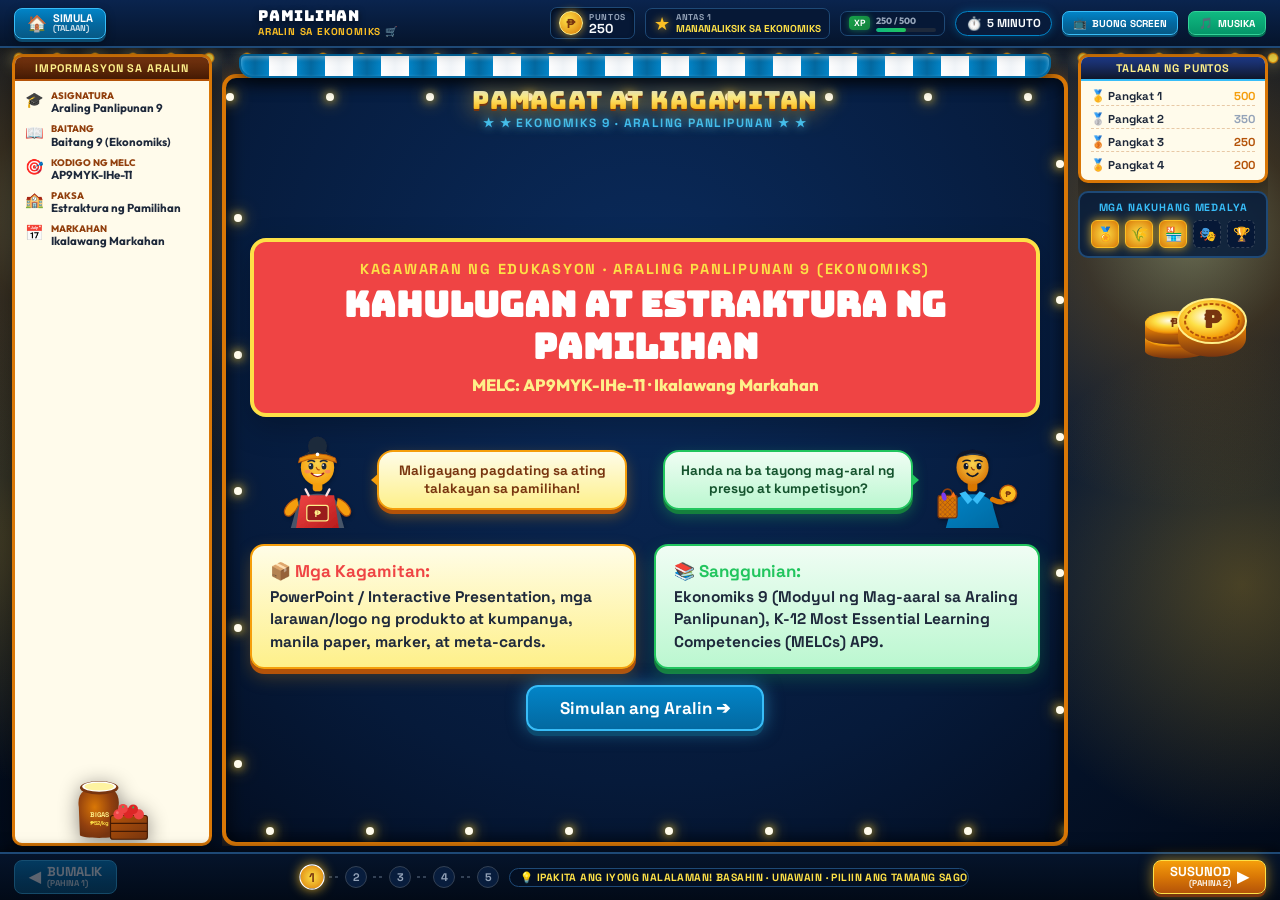
<file: index.html>
<!DOCTYPE html>
<html lang="tl">
<head>
  <meta charset="UTF-8">
  <meta name="viewport" content="width=device-width, initial-scale=1.0">
  <title>Aralin sa Ekonomiks · Kahulugan at Estraktura ng Pamilihan (Baitang 9)</title>
  <meta name="description" content="DepEd Baitang 9 Araling Panlipunan Interaktibong Presentasyon: Kahulugan at Estraktura ng Pamilihan.">

  <!-- Google Fonts: Space Grotesk, Bungee, Outfit -->
  <link rel="preconnect" href="https://fonts.googleapis.com">
  <link rel="preconnect" href="https://fonts.gstatic.com" crossorigin>
  <link href="https://fonts.googleapis.com/css2?family=Bungee&family=Outfit:wght@500;600;700;800;900&family=Space+Grotesk:wght@600;700;800;900&display=swap" rel="stylesheet">

  <!-- Modular Stylesheets -->
  <link rel="stylesheet" href="css/main.css">
  <link rel="stylesheet" href="css/backgrounds.css">
  <link rel="stylesheet" href="css/animations.css">
  <link rel="stylesheet" href="css/components.css">
</head>
<body>

  <!-- App Viewport for letterbox centering -->
  <div id="appViewport">
    <!-- Floating Fullscreen Exit Notice -->
    <div id="fullscreenExitNotice">
      <span>✕ Umalis sa Buong Screen (o pindutin ang Esc)</span>
    </div>

    <!-- Fixed 16:9 Stage Container (1280x720) -->
    <div id="slideStage" class="stage-night-market">
      
      <!-- Hanging Warm Fairy Lights String -->
      <div class="fairy-lights-string"></div>

      <!-- ============================================================
           TOP GAME HUD BAR
           ============================================================ -->
      <header class="game-hud-bar">
        <!-- Home Button -->
        <button class="hud-btn-home" onclick="App.jumpToId('menu')" title="Bumalik sa Talaan ng Aralin">
          <span class="hud-home-icon">🏠</span>
          <div class="hud-home-text">
            <span class="hud-home-main">SIMULA</span>
            <span class="hud-home-sub">(TALAAN)</span>
          </div>
        </button>

        <!-- Marketplace Economics Quest Title Badge -->
        <div class="hud-title-badge">
          <div class="hud-title-text">
            <span class="hud-title-main">PAMILIHAN</span>
            <span class="hud-title-sub">ARALIN SA EKONOMIKS 🛒</span>
          </div>
        </div>

        <!-- HUD Game Stats Widgets -->
        <div class="hud-stats-group">
          <!-- 1. Score Widget -->
          <div class="hud-widget">
            <div class="hud-coin-icon">₱</div>
            <div class="hud-stat-meta">
              <span class="hud-stat-label">PUNTOS</span>
              <span class="hud-stat-value" id="hudScoreVal">250</span>
            </div>
          </div>

          <!-- 2. Level Badge -->
          <div class="hud-level-badge">
            <span class="hud-star-icon">★</span>
            <div class="hud-stat-meta">
              <span class="hud-stat-label">ANTAS <span id="hudLevelNum">1</span></span>
              <span class="hud-level-role">MANANALIKSIK SA EKONOMIKS</span>
            </div>
          </div>

          <!-- 3. XP Progress Bar -->
          <div class="hud-xp-widget">
            <span class="hud-xp-badge">XP</span>
            <div class="hud-stat-meta">
              <div class="hud-xp-meta">
                <span id="hudXpText">250 / 500</span>
              </div>
              <div class="hud-xp-track">
                <div id="hudXpBar" class="hud-xp-bar"></div>
              </div>
            </div>
          </div>

          <!-- 4. Timer Pill -->
          <div class="hud-timer-pill">
            <span class="hud-timer-icon">⏱️</span>
            <span>5 MINUTO</span>
          </div>

          <!-- Fullscreen Toggle -->
          <button class="hud-btn-fs" id="presentModeBtn" title="I-present nang Buong Screen (F)">
            <span>📺</span>
            <span class="hud-fs-label">BUONG SCREEN</span>
          </button>

          <!-- Music Toggle Button -->
          <button class="hud-btn-music" id="musicToggleBtn" onclick="App.toggleMusic()" title="I-on o I-off ang Musika (M)">
            <span id="musicToggleIcon">🎵</span>
            <span class="hud-music-label" id="musicToggleLabel">MUSIKA</span>
          </button>
        </div>
      </header>

      <!-- ============================================================
           MAIN THREE-COLUMN DESK ARENA
           ============================================================ -->
      <main class="game-arena-layout">
        
        <!-- LEFT COLUMN: LESSON INFO TABLET -->
        <aside class="sidebar-tablet-left">
          <div class="tablet-header-tag">
            IMPORMASYON SA ARALIN
          </div>
          <div class="tablet-content-body">
            <div class="tablet-info-row">
              <span class="tablet-icon">🎓</span>
              <div>
                <div class="tablet-label">Asignatura</div>
                <div>Araling Panlipunan 9</div>
              </div>
            </div>
            <div class="tablet-info-row">
              <span class="tablet-icon">📖</span>
              <div>
                <div class="tablet-label">Baitang</div>
                <div>Baitang 9 (Ekonomiks)</div>
              </div>
            </div>
            <div class="tablet-info-row">
              <span class="tablet-icon">🎯</span>
              <div>
                <div class="tablet-label">Kodigo ng MELC</div>
                <div>AP9MYK-IHe-11</div>
              </div>
            </div>
            <div class="tablet-info-row">
              <span class="tablet-icon">🏫</span>
              <div>
                <div class="tablet-label">Paksa</div>
                <div>Estraktura ng Pamilihan</div>
              </div>
            </div>
            <div class="tablet-info-row">
              <span class="tablet-icon">📅</span>
              <div>
                <div class="tablet-label">Markahan</div>
                <div>Ikalawang Markahan</div>
              </div>
            </div>
          </div>
          <!-- Stall Market Prop docked at base of left tablet -->
          <div class="left-market-prop" id="leftMarketPropContainer"></div>
        </aside>

        <!-- CENTER COLUMN: MAIN GAME ARENA & MARQUEE SIGNBOARD -->
        <section class="center-game-arena">
          <!-- 3D Scallop Awning Canopy -->
          <div class="scallop-canopy"></div>

          <!-- Illuminated Marquee Signboard -->
          <div class="marquee-signboard">
            <!-- Glowing Marquee Bulbs Track along Golden Border -->
            <div class="marquee-bulbs-track" id="marqueeBulbsContainer"></div>

            <!-- Dynamic Marquee Header Title -->
            <div class="marquee-header-wrap">
              <div class="marquee-main-title" id="marqueeTitle">PAGTATAYA SA ARALIN!</div>
              <div class="marquee-sub-title" id="marqueeSubtitle">★ ★ PILIIN ANG TAMANG SAGOT! ★ ★</div>
            </div>

            <!-- Dynamic Slide Content Container -->
            <div class="marquee-slide-body" id="slideCanvas">
              <!-- Rendered slides injected dynamically here -->
            </div>
          </div>
        </section>

        <!-- RIGHT COLUMN: LEADERBOARD & COIN STACK -->
        <aside class="sidebar-tablet-right">
          <!-- Leaderboard Tablet -->
          <div class="leaderboard-tablet">
            <div class="tablet-header-tag leaderboard-header-tag">
              TALAAN NG PUNTOS
            </div>
            <div class="leaderboard-list" id="leaderboardList">
              <div class="lb-row">
                <span>🥇 Pangkat 1</span>
                <span class="lb-score-gold" id="lbScore1">500</span>
              </div>
              <div class="lb-row">
                <span>🥈 Pangkat 2</span>
                <span class="lb-score-silver" id="lbScore2">350</span>
              </div>
              <div class="lb-row">
                <span>🥉 Pangkat 3</span>
                <span class="lb-score-bronze" id="lbScore3">250</span>
              </div>
              <div class="lb-row">
                <span>🏅 Pangkat 4</span>
                <span class="lb-score-bronze" id="lbScore4">200</span>
              </div>
            </div>
          </div>

          <!-- Badges Earned Container -->
          <div class="badges-container">
            <div class="badges-header">MGA NAKUHANG MEDALYA</div>
            <div class="badge-slots-row">
              <div class="badge-slot earned" title="Kampeon sa Pagsusuri">🏅</div>
              <div class="badge-slot earned" title="Dalubhasa sa Pag-uuri">🌾</div>
              <div class="badge-slot earned" title="Mananaliksik sa Pamilihan">🏪</div>
              <div class="badge-slot" title="Mahusay sa Dula-dulaan">🎭</div>
              <div class="badge-slot" title="Henyo sa Pagsusulit">🏆</div>
            </div>
          </div>

          <!-- 3D Stack of Golden ₱ Coins with Ambient Glow -->
          <div class="coin-stack-container" id="coinStackWrap"></div>
        </aside>

      </main>

      <!-- ============================================================
           BOTTOM CONTROL BAR & CHUNKY 3D ARCADE BUTTONS
           ============================================================ */ -->
      <footer class="bottom-arcade-bar">
        <!-- Chunky Blue Back Button -->
        <button class="btn-arcade-blue" id="prevBtn" onclick="App.prevSlide()">
          <span class="btn-arcade-arrow">◀</span>
          <div class="btn-arcade-col-left">
            <span>BUMALIK</span>
            <span class="btn-arcade-page-back" id="backPageLabel">(PAHINA 1)</span>
          </div>
        </button>

        <!-- Bottom Center Stepper & Glowing Marquee Ticker -->
        <div class="bottom-center-stepper">
          <!-- Stepper Nodes (1 to 5) -->
          <div class="stepper-nodes-row">
            <div class="step-node active" id="stepNode-1">1</div>
            <div class="step-connector"></div>
            <div class="step-node" id="stepNode-2">2</div>
            <div class="step-connector"></div>
            <div class="step-node" id="stepNode-3">3</div>
            <div class="step-connector"></div>
            <div class="step-node" id="stepNode-4">4</div>
            <div class="step-connector"></div>
            <div class="step-node" id="stepNode-5">5</div>
          </div>

          <!-- Glowing Marquee Ticker -->
          <div class="bottom-ticker-wrap">
            <span>💡 IPAKITA ANG IYONG NALALAMAN! BASAHIN · UNAWAIN · PILIIN ANG TAMANG SAGOT!</span>
          </div>
        </div>

        <!-- Glowing Golden-Amber Next Button -->
        <button class="btn-arcade-gold" id="nextBtn" onclick="App.nextSlide()">
          <div class="btn-arcade-col-right">
            <span>SUSUNOD</span>
            <span class="btn-arcade-page-next" id="nextPageLabel">(PAHINA 2)</span>
          </div>
          <span class="btn-arcade-arrow">▶</span>
        </button>
      </footer>

    </div>
  </div>

  <!-- Draggable Ghost for Pointer DnD -->
  <div id="dragGhost"></div>

  <!-- Game Background Music & SFX (Interactive Games Only) -->
  <audio id="gameBgmAudio" loop preload="auto">
    <source src="audio/game-bgm.mp3" type="audio/mpeg">
    <source src="audio/game-bgm.webm" type="audio/webm">
  </audio>
  <audio id="gameBgmQuizAudio" loop preload="auto">
    <source src="audio/game-bgm-2.mp3" type="audio/mpeg">
    <source src="audio/game-bgm-2.webm" type="audio/webm">
  </audio>
  <audio id="gameSfxAudio" preload="auto">
    <source src="audio/game-sfx.mp3" type="audio/mpeg">
    <source src="audio/game-sfx.webm" type="audio/webm">
  </audio>
  <audio id="gameWrongAudio" preload="auto">
    <source src="audio/game-wrong.mp3" type="audio/mpeg">
    <source src="audio/game-wrong.webm" type="audio/webm">
  </audio>

  <!-- Modular Scripts -->
  <script src="js/data.js"></script>
  <script src="js/mascots.js"></script>
  <script src="js/stage.js"></script>
  <script src="js/dnd.js"></script>
  <script src="js/slides.js"></script>
  <script src="js/app.js"></script>
</body>
</html>
</file>
<file: css/main.css>
/* ============================================================
   MARKETPLACE ECONOMICS QUEST — CORE DESIGN SYSTEM
   Arcade / Game UI with Glowing Marquee & 3D Elements
   Fixed 16:9 Stage (1280x720) with Responsive Auto-Scaler
   ============================================================ */

:root {
  /* Arcade Midnight Palette */
  --bg-dark-deep: #020A17;
  --bg-dark-mid: #051833;
  --bg-dark-blue: #0A2852;
  --bg-navy-panel: #071D3D;
  --bg-glass-card: rgba(10, 36, 75, 0.85);

  /* Glowing Neon Accents */
  --glow-gold: #FBBF24;
  --glow-gold-bright: #FDE047;
  --glow-gold-dark: #B45309;
  --glow-gold-shadow: 0 0 16px rgba(251, 191, 36, 0.65), 0 0 32px rgba(217, 119, 6, 0.4);
  
  --glow-blue: #38BDF8;
  --glow-blue-bright: #7DD3FC;
  --glow-blue-shadow: 0 0 16px rgba(56, 189, 248, 0.65), 0 0 30px rgba(2, 132, 199, 0.4);

  --glow-green: #22C55E;
  --glow-green-shadow: 0 0 14px rgba(34, 197, 94, 0.7);

  --glow-red: #EF4444;
  --glow-red-shadow: 0 0 14px rgba(239, 68, 68, 0.7);

  /* Marquee Gold Border & Bulbs */
  --marquee-border: #D97706;
  --marquee-gold-light: #FEF08A;
  --bulb-on: #FFFBEB;
  --bulb-glow: 0 0 10px #FDE047, 0 0 18px #F59E0B;

  /* Parchment Tablet */
  --parchment-bg: #FFFBEB;
  --parchment-border: #D97706;
  --parchment-shadow: 0 10px 25px rgba(0, 0, 0, 0.45);
  --parchment-text: #1E293B;

  /* 3D Button Shadows */
  --btn-blue-face: linear-gradient(180deg, #0284C7 0%, #0369A1 50%, #075985 100%);
  --btn-blue-edge: #0C4A6E;
  --btn-gold-face: linear-gradient(180deg, #F59E0B 0%, #D97706 50%, #B45309 100%);
  --btn-gold-edge: #78350F;

  /* Classroom & Palengke Accents */
  --market-red: #EF4444;
  --market-red-dark: #B91C1C;
  --market-green: #22C55E;
  --market-green-light: #DCFCE7;
  --market-green-dark: #15803D;
  --market-gold: #F59E0B;
  --market-yellow: #FDE047;
  --slate-board: #0F172A;
  --slate-board-deep: #020617;
  --chalk-white: #F8FAFC;
  --ink: #F8FAFC;
  --ink-muted: #94A3B8;

  /* Stage Dimensions */
  --stage-width: 1280px;
  --stage-height: 720px;
}

*, *::before, *::after {
  box-sizing: border-box;
  margin: 0;
  padding: 0;
}

html, body {
  width: 100%;
  height: 100%;
  overflow: hidden;
  background: #020610;
  font-family: 'Outfit', -apple-system, BlinkMacSystemFont, sans-serif;
  color: #F8FAFC;
  -webkit-font-smoothing: antialiased;
}

/* Floating Fullscreen Exit Notice (Fixed top-right, never occupies layout flow) */
#fullscreenExitNotice {
  position: fixed;
  top: 14px;
  right: 18px;
  background: rgba(15, 23, 42, 0.92);
  border: 1.5px solid rgba(255, 255, 255, 0.25);
  color: #F8FAFC;
  font-family: 'Space Grotesk', sans-serif;
  font-size: 11.5px;
  font-weight: 800;
  padding: 6px 14px;
  border-radius: 999px;
  -webkit-backdrop-filter: blur(8px);
  backdrop-filter: blur(8px);
  cursor: pointer;
  display: none;
  z-index: 99999;
  box-shadow: 0 4px 16px rgba(0, 0, 0, 0.6);
  transition: background 0.2s ease, transform 0.2s ease;
}

#fullscreenExitNotice:hover {
  background: #DC2626;
  border-color: #EF4444;
  transform: translateY(-1px);
}

/* App Viewport Container (True Fluid Web View) */
#appViewport {
  width: 100vw;
  height: 100vh;
  display: flex;
  flex-direction: column;
  background: #020610;
  overflow: hidden;
  position: relative;
}

/* Fluid Responsive Stage Container (Adapts to Web & Fullscreen) */
#slideStage {
  width: 100%;
  height: 100%;
  max-width: 100vw;
  max-height: 100vh;
  flex: 1;
  min-height: 0;
  position: relative;
  margin: 0 auto;
  box-shadow: none;
  overflow: hidden;
  display: flex;
  flex-direction: column;
  background: radial-gradient(circle at 50% 30%, #0B254E 0%, #05152F 60%, #020A18 100%);
  border-radius: 0;
  transform: none;
}

/* ============================================================
   TOP GAME HUD BAR (Slim 48px)
   ============================================================ */
.game-hud-bar {
  height: 48px;
  min-height: 48px;
  max-height: 48px;
  background: linear-gradient(180deg, #0A244E 0%, #05142B 100%);
  border-bottom: 2px solid #1E4976;
  box-shadow: 0 2px 14px rgba(0, 0, 0, 0.5);
  display: flex;
  align-items: center;
  justify-content: space-between;
  padding: 0 14px;
  z-index: 100;
  position: relative;
  flex-shrink: 0;
}

/* 3D Glossy Blue Home Menu Button */
.hud-btn-home {
  background: var(--btn-blue-face);
  color: #FFFFFF;
  border: 1.5px solid #38BDF8;
  border-radius: 8px;
  padding: 4px 12px;
  font-family: 'Space Grotesk', sans-serif;
  font-size: 12px;
  font-weight: 800;
  display: flex;
  align-items: center;
  gap: 6px;
  cursor: pointer;
  box-shadow: 0 3px 0 var(--btn-blue-edge), 0 4px 10px rgba(0, 0, 0, 0.4);
  transition: transform 0.1s ease, box-shadow 0.1s ease;
}

.hud-btn-home:hover {
  transform: translateY(-1px);
  box-shadow: 0 4px 0 var(--btn-blue-edge), 0 0 12px rgba(56, 189, 248, 0.4);
}

.hud-btn-home:active {
  transform: translateY(2px);
  box-shadow: 0 1px 0 var(--btn-blue-edge);
}

.hud-home-icon {
  font-size: 16px;
}

.hud-home-text {
  display: flex;
  flex-direction: column;
  align-items: flex-start;
  line-height: 1;
}

.hud-home-main {
  font-size: 11px;
  font-weight: 900;
}

.hud-home-sub {
  font-size: 8.5px;
  opacity: 0.8;
}

/* HUD Marketplace Quest Title Badge */
.hud-title-badge {
  display: flex;
  align-items: center;
  gap: 8px;
}

.hud-title-text {
  display: flex;
  flex-direction: column;
}

.hud-title-main {
  font-family: 'Bungee', Impact, sans-serif;
  font-size: 15px;
  color: #FFFFFF;
  letter-spacing: 0.05em;
  text-shadow: 0 2px 6px rgba(0, 0, 0, 0.6);
  line-height: 1.1;
}

.hud-title-sub {
  font-family: 'Space Grotesk', sans-serif;
  font-size: 10px;
  font-weight: 800;
  color: #FBBF24;
  letter-spacing: 0.08em;
  text-transform: uppercase;
}

/* HUD Game Stats Widgets */
.hud-stats-group {
  display: flex;
  align-items: center;
  gap: 10px;
}

/* 1. Score Widget */
.hud-widget {
  background: #061836;
  border: 1.5px solid #1E4976;
  border-radius: 7px;
  padding: 3px 8px;
  display: flex;
  align-items: center;
  gap: 6px;
  box-shadow: inset 0 2px 4px rgba(0, 0, 0, 0.5);
}

.hud-coin-icon {
  width: 24px;
  height: 24px;
  border-radius: 50%;
  background: radial-gradient(circle at 35% 35%, #FDE047, #D97706);
  border: 1.5px solid #FEF08A;
  display: flex;
  align-items: center;
  justify-content: center;
  font-family: 'Space Grotesk', sans-serif;
  font-size: 13px;
  font-weight: 900;
  color: #78350F;
  box-shadow: 0 0 8px rgba(251, 191, 36, 0.7);
}

.hud-stat-meta {
  display: flex;
  flex-direction: column;
}

.hud-stat-label {
  font-family: 'Space Grotesk', sans-serif;
  font-size: 8.5px;
  font-weight: 800;
  color: #94A3B8;
  letter-spacing: 0.08em;
  text-transform: uppercase;
}

.hud-stat-value {
  font-family: 'Space Grotesk', monospace;
  font-size: 13px;
  font-weight: 900;
  color: #F8FAFC;
  line-height: 1;
}

/* 2. Level Badge */
.hud-level-badge {
  display: flex;
  align-items: center;
  gap: 6px;
  background: #061836;
  border: 1.5px solid #1E4976;
  border-radius: 7px;
  padding: 3px 8px;
}

.hud-star-icon {
  font-size: 18px;
  color: #FBBF24;
  text-shadow: 0 0 8px rgba(251, 191, 36, 0.8);
}

.hud-level-role {
  font-family: 'Space Grotesk', sans-serif;
  font-size: 10px;
  font-weight: 900;
  color: #FDE047;
}

/* 3. XP Progress Bar */
.hud-xp-widget {
  display: flex;
  align-items: center;
  gap: 6px;
  background: #061836;
  border: 1.5px solid #1E4976;
  border-radius: 7px;
  padding: 3px 8px;
}

.hud-xp-badge {
  background: linear-gradient(135deg, #16A34A, #15803D);
  color: #FFFFFF;
  font-family: 'Space Grotesk', sans-serif;
  font-size: 9px;
  font-weight: 900;
  padding: 1px 5px;
  border-radius: 4px;
  box-shadow: 0 0 6px rgba(34, 197, 94, 0.5);
}

.hud-xp-meta {
  display: flex;
  justify-content: space-between;
  font-size: 9px;
  font-weight: 800;
  color: #94A3B8;
  margin-bottom: 2px;
}

.hud-xp-track {
  width: 60px;
  height: 4px;
  background: #1E293B;
  border-radius: 999px;
  overflow: hidden;
}

.hud-xp-bar {
  height: 100%;
  width: 50%;
  background: linear-gradient(90deg, #10B981, #22C55E);
  border-radius: 999px;
  transition: width 0.3s ease;
}

/* 4. Timer Pill */
.hud-timer-pill {
  background: #081B3B;
  border: 1.5px solid #0284C7;
  border-radius: 999px;
  padding: 3px 10px;
  display: flex;
  align-items: center;
  gap: 5px;
  font-family: 'Space Grotesk', sans-serif;
  font-size: 11.5px;
  font-weight: 800;
  color: #F8FAFC;
  box-shadow: 0 0 8px rgba(2, 132, 199, 0.4);
}

.hud-timer-icon {
  font-size: 13px;
}

/* Fullscreen Button */
.hud-btn-fs {
  background: var(--btn-blue-face);
  color: #FFFFFF;
  border: 1.5px solid #38BDF8;
  border-radius: 7px;
  padding: 4px 10px;
  font-family: 'Space Grotesk', sans-serif;
  font-size: 11px;
  font-weight: 800;
  cursor: pointer;
  display: flex;
  align-items: center;
  gap: 5px;
  box-shadow: 0 2px 0 var(--btn-blue-edge);
}

.hud-fs-label {
  font-size: 10px;
  font-weight: 900;
}

.hud-btn-fs:hover {
  transform: translateY(-1px);
  box-shadow: 0 3px 0 var(--btn-blue-edge), 0 0 10px rgba(56, 189, 248, 0.5);
}

/* Music Toggle Button */
.hud-btn-music {
  background: linear-gradient(180deg, #10B981 0%, #059669 100%);
  color: #FFFFFF;
  border: 1.5px solid #34D399;
  border-radius: 7px;
  padding: 4px 10px;
  font-family: 'Space Grotesk', sans-serif;
  font-size: 11px;
  font-weight: 800;
  cursor: pointer;
  display: flex;
  align-items: center;
  gap: 5px;
  box-shadow: 0 2px 0 #047857;
  transition: all 0.2s ease;
}

.hud-btn-music.is-muted {
  background: linear-gradient(180deg, #64748B 0%, #475569 100%);
  border-color: #94A3B8;
  box-shadow: 0 2px 0 #334155;
  opacity: 0.85;
}

.hud-btn-music.is-playing {
  animation: hudMusicPulse 2s infinite ease-in-out;
}

@keyframes hudMusicPulse {
  0%, 100% { box-shadow: 0 2px 0 #047857, 0 0 8px rgba(52, 211, 153, 0.4); }
  50% { box-shadow: 0 2px 0 #047857, 0 0 16px rgba(52, 211, 153, 0.85); }
}

.hud-btn-music:hover {
  transform: translateY(-1px);
  box-shadow: 0 3px 0 #047857, 0 0 10px rgba(52, 211, 153, 0.6);
}

.hud-music-label {
  font-size: 10px;
  font-weight: 900;
}

/* ============================================================
   MAIN GAME ARENA GRID (THREE-COLUMN DESK LAYOUT)
   ============================================================ */
.game-arena-layout {
  flex: 1;
  min-height: 0;
  display: grid;
  grid-template-columns: 200px 1fr 190px;
  gap: 10px;
  padding: 6px 12px;
  overflow: hidden;
  position: relative;
  z-index: 10;
}

/* Left Sidebar: Lesson Info Parchment Tablet */
.sidebar-tablet-left {
  background: var(--parchment-bg);
  border: 3px solid var(--parchment-border);
  border-radius: 10px;
  box-shadow: var(--parchment-shadow);
  display: flex;
  flex-direction: column;
  overflow: hidden;
  position: relative;
}

.tablet-header-tag {
  background: linear-gradient(180deg, #78350F 0%, #451A03 100%);
  color: #FEF08A;
  border-bottom: 2px solid #B45309;
  text-align: center;
  padding: 4px 8px;
  font-family: 'Space Grotesk', sans-serif;
  font-size: 11px;
  font-weight: 900;
  letter-spacing: 0.08em;
  text-transform: uppercase;
}

.tablet-content-body {
  padding: 8px 10px;
  display: flex;
  flex-direction: column;
  gap: 6px;
  font-size: 11.5px;
  font-weight: 700;
  color: var(--parchment-text);
  line-height: 1.3;
}

.tablet-info-row {
  display: flex;
  gap: 7px;
  align-items: flex-start;
}

.tablet-icon {
  font-size: 15px;
  flex-shrink: 0;
  margin-top: 1px;
}

.tablet-label {
  font-size: 9.5px;
  font-weight: 800;
  color: #92400E;
  text-transform: uppercase;
}

/* Right Sidebar: Leaderboard Tablet & Coin Stack */
.sidebar-tablet-right {
  display: flex;
  flex-direction: column;
  gap: 8px;
  overflow: hidden;
}

.leaderboard-tablet {
  background: var(--parchment-bg);
  border: 3px solid var(--parchment-border);
  border-radius: 10px;
  box-shadow: var(--parchment-shadow);
  overflow: hidden;
  display: flex;
  flex-direction: column;
}

.leaderboard-list {
  padding: 6px 10px;
  display: flex;
  flex-direction: column;
  gap: 4px;
  font-family: 'Space Grotesk', sans-serif;
  font-size: 11.5px;
  font-weight: 800;
  color: var(--parchment-text);
}

.lb-row {
  display: flex;
  align-items: center;
  justify-content: space-between;
  padding: 2px 0;
  border-bottom: 1px dashed rgba(180, 83, 9, 0.3);
}
.lb-row:last-child {
  border-bottom: none;
}

.leaderboard-header-tag {
  background: linear-gradient(180deg, #1E3A8A 0%, #0F172A 100%);
  color: #FEF08A;
  border-bottom: 2px solid #38BDF8;
}

.lb-score-gold {
  color: #F59E0B;
}

.lb-score-silver {
  color: #94A3B8;
}

.lb-score-bronze {
  color: #B45309;
}

/* 3D Stack of Golden ₱ Coins */
.coin-stack-container {
  display: flex;
  align-items: center;
  justify-content: flex-end;
  padding-right: 8px;
  position: relative;
}

.coin-stack-img {
  width: 90px;
  height: auto;
  filter: drop-shadow(0 6px 12px rgba(251, 191, 36, 0.45));
}

/* Badges Earned Container */
.badges-container {
  background: rgba(7, 29, 61, 0.85);
  border: 2px solid #1E4976;
  border-radius: 10px;
  padding: 8px 10px;
  display: flex;
  flex-direction: column;
  gap: 6px;
}

.badges-header {
  font-family: 'Space Grotesk', sans-serif;
  font-size: 10.5px;
  font-weight: 900;
  color: #38BDF8;
  letter-spacing: 0.08em;
  text-align: center;
  text-transform: uppercase;
}

.badge-slots-row {
  display: flex;
  justify-content: center;
  gap: 6px;
}

.badge-slot {
  width: 28px;
  height: 28px;
  border-radius: 6px;
  background: #061836;
  border: 1.5px dashed #334155;
  display: flex;
  align-items: center;
  justify-content: center;
  font-size: 14px;
}

.badge-slot.earned {
  border: 1.5px solid #FBBF24;
  background: radial-gradient(circle, #FDE047, #D97706);
  box-shadow: 0 0 10px rgba(251, 191, 36, 0.8);
}

/* Center Stage Viewport (Holds the 3D Marquee Stage) */
.center-game-arena {
  display: flex;
  flex-direction: column;
  height: 100%;
  flex: 1;
  min-height: 0;
  position: relative;
  overflow: hidden;
}

/* 3D Striped Scallop Awning Canopy */
.scallop-canopy {
  height: 24px;
  width: 96%;
  margin: 0 auto;
  background: repeating-linear-gradient(
    90deg,
    #0284C7 0,
    #0369A1 14px,
    #0284C7 28px,
    #FFFFFF 28px,
    #F1F5F9 42px,
    #FFFFFF 56px
  );
  border-radius: 6px 6px 14px 14px;
  box-shadow: 0 6px 16px rgba(0, 0, 0, 0.6), inset 0 2px 4px rgba(255, 255, 255, 0.4);
  position: relative;
  z-index: 30;
  border: 2px solid #0369A1;
  flex-shrink: 0;
}

/* ============================================================
   ILLUMINATED MARQUEE SIGNBOARD (WITH GLOWING BULBS)
   ============================================================ */
.marquee-signboard {
  flex: 1;
  min-height: 0;
  background: radial-gradient(circle at 50% 30%, #0A2B5C 0%, #061A3A 70%, #030E22 100%);
  border: 4px solid var(--marquee-border);
  border-radius: 14px;
  box-shadow: 0 0 20px rgba(217, 119, 6, 0.45), inset 0 0 20px rgba(0, 0, 0, 0.8);
  position: relative;
  display: flex;
  flex-direction: column;
  padding: 8px 14px;
  overflow: hidden;
  margin-top: -4px;
  z-index: 20;
}

/* Glowing Marquee Bulbs along the Border */
.marquee-bulbs-track {
  position: absolute;
  top: 0;
  left: 0;
  right: 0;
  bottom: 0;
  pointer-events: none;
  border-radius: 12px;
}

.marquee-bulb {
  position: absolute;
  width: 8px;
  height: 8px;
  border-radius: 50%;
  background: var(--bulb-on);
  box-shadow: var(--bulb-glow);
  animation: bulbBlink 1.4s ease-in-out infinite alternate;
}

@keyframes bulbBlink {
  0% { opacity: 0.65; transform: scale(0.9); }
  100% { opacity: 1; transform: scale(1.15); box-shadow: 0 0 14px #FEF08A, 0 0 24px #F59E0B; }
}

/* Marquee Header Title */
.marquee-header-wrap {
  text-align: center;
  margin-bottom: 4px;
  position: relative;
  flex-shrink: 0;
}

.marquee-main-title {
  font-family: 'Bungee', Impact, sans-serif;
  font-size: clamp(20px, 2.2vw, 25px);
  background: linear-gradient(180deg, #FFFFFF 0%, #FEF08A 35%, #FBBF24 75%, #D97706 100%);
  -webkit-background-clip: text;
  background-clip: text;
  -webkit-text-fill-color: transparent;
  filter: drop-shadow(0 2px 0 #78350F) drop-shadow(0 0 12px rgba(251, 191, 36, 0.7));
  letter-spacing: 0.03em;
  line-height: 1.15;
}

.marquee-sub-title {
  font-family: 'Space Grotesk', sans-serif;
  font-size: clamp(10.5px, 1vw, 12px);
  font-weight: 900;
  color: #38BDF8;
  letter-spacing: 0.12em;
  text-transform: uppercase;
  text-shadow: 0 0 10px rgba(56, 189, 248, 0.8);
}

/* Slide Content Dynamic Container inside Marquee (Fluid Scrollable Canvas) */
.marquee-slide-body {
  flex: 1;
  min-height: 0;
  position: relative;
  overflow-y: auto;
  overflow-x: hidden;
  padding-right: 2px;
}

/* Custom Slim Scrollbar for Slide Canvas */
.marquee-slide-body::-webkit-scrollbar {
  width: 5px;
}
.marquee-slide-body::-webkit-scrollbar-track {
  background: rgba(2, 10, 24, 0.5);
  border-radius: 999px;
}
.marquee-slide-body::-webkit-scrollbar-thumb {
  background: #1E4976;
  border-radius: 999px;
}
.marquee-slide-body::-webkit-scrollbar-thumb:hover {
  background: #38BDF8;
}

/* ============================================================
   BOTTOM NAVIGATION BAR & ARCADE BUTTONS (Slim & Compact 48px)
   ============================================================ */
.bottom-arcade-bar {
  height: 48px;
  min-height: 48px;
  max-height: 48px;
  background: linear-gradient(180deg, #05142B 0%, #020A17 100%);
  border-top: 2px solid #1E4976;
  box-shadow: 0 -2px 12px rgba(0, 0, 0, 0.6);
  display: flex;
  align-items: center;
  justify-content: space-between;
  padding: 0 14px;
  z-index: 100;
  position: relative;
  flex-shrink: 0;
}

/* Chunky 3D Arcade Buttons */
.btn-arcade-blue {
  background: var(--btn-blue-face);
  color: #FFFFFF;
  border: 1.5px solid #38BDF8;
  border-radius: 8px;
  padding: 4px 14px;
  font-family: 'Space Grotesk', sans-serif;
  font-size: 13px;
  font-weight: 900;
  display: flex;
  align-items: center;
  gap: 6px;
  cursor: pointer;
  box-shadow: 0 3px 0 var(--btn-blue-edge), 0 4px 10px rgba(0, 0, 0, 0.4);
  transition: transform 0.1s ease, box-shadow 0.1s ease;
}

.btn-arcade-blue:hover:not(:disabled) {
  transform: translateY(-1px);
  box-shadow: 0 4px 0 var(--btn-blue-edge), 0 0 12px rgba(56, 189, 248, 0.6);
}

.btn-arcade-blue:active:not(:disabled) {
  transform: translateY(2px);
  box-shadow: 0 1px 0 var(--btn-blue-edge);
}

.btn-arcade-blue:disabled {
  opacity: 0.35;
  cursor: not-allowed;
  box-shadow: none;
}

.btn-arcade-gold {
  background: var(--btn-gold-face);
  color: #FFFFFF;
  border: 1.5px solid #FDE047;
  border-radius: 8px;
  padding: 4px 16px;
  font-family: 'Space Grotesk', sans-serif;
  font-size: 13px;
  font-weight: 900;
  display: flex;
  align-items: center;
  gap: 6px;
  cursor: pointer;
  box-shadow: 0 3px 0 var(--btn-gold-edge), 0 0 14px rgba(251, 191, 36, 0.6);
  transition: transform 0.1s ease, box-shadow 0.1s ease;
}

.btn-arcade-gold:hover:not(:disabled) {
  transform: translateY(-1px);
  box-shadow: 0 4px 0 var(--btn-gold-edge), 0 0 18px rgba(251, 191, 36, 0.85);
}

.btn-arcade-gold:active:not(:disabled) {
  transform: translateY(2px);
  box-shadow: 0 1px 0 var(--btn-gold-edge);
}

.btn-arcade-gold:disabled {
  opacity: 0.35;
  cursor: not-allowed;
  box-shadow: none;
}

.btn-arcade-arrow {
  font-size: 15px;
}

.btn-arcade-col-left {
  display: flex;
  flex-direction: column;
  align-items: flex-start;
  line-height: 1.1;
}

.btn-arcade-col-right {
  display: flex;
  flex-direction: column;
  align-items: flex-end;
  line-height: 1.1;
}

.btn-arcade-page-back {
  font-size: 8.5px;
  opacity: 0.85;
}

.btn-arcade-page-next {
  font-size: 8.5px;
  opacity: 0.9;
}

/* Stepper & Legend Container */
.bottom-center-stepper {
  display: flex;
  align-items: center;
  gap: 10px;
}

.stepper-nodes-row {
  display: flex;
  align-items: center;
  gap: 6px;
}

.step-node {
  width: 22px;
  height: 22px;
  border-radius: 50%;
  background: #081D3D;
  border: 1.5px solid #334155;
  color: #94A3B8;
  font-family: 'Space Grotesk', sans-serif;
  font-size: 11px;
  font-weight: 900;
  display: flex;
  align-items: center;
  justify-content: center;
  transition: all 0.2s ease;
}

.step-node.active {
  background: radial-gradient(circle, #FDE047, #D97706);
  border: 1.5px solid #FFFFFF;
  color: #78350F;
  box-shadow: 0 0 10px rgba(251, 191, 36, 0.85);
  transform: scale(1.15);
}

.step-node.done {
  background: #16A34A;
  border-color: #4ADE80;
  color: #FFFFFF;
}

.step-connector {
  width: 10px;
  height: 2px;
  background: repeating-linear-gradient(90deg, #334155, #334155 3px, transparent 3px, transparent 6px);
}

/* Bottom Glowing Ticker */
.bottom-ticker-wrap {
  display: flex;
  align-items: center;
  gap: 6px;
  background: rgba(3, 16, 36, 0.8);
  border: 1px solid #1E4976;
  border-radius: 999px;
  padding: 2px 10px;
  font-family: 'Space Grotesk', sans-serif;
  font-size: 10.5px;
  font-weight: 800;
  color: #FDE047;
  letter-spacing: 0.04em;
  text-transform: uppercase;
  max-width: 460px;
  white-space: nowrap;
  overflow: hidden;
  text-overflow: ellipsis;
}

@media (max-width: 960px) {
  .game-arena-layout {
    grid-template-columns: 165px 1fr 160px;
    gap: 8px;
    padding: 6px 8px;
  }
  .bottom-ticker-wrap {
    display: none;
  }
}
</file>
<file: css/backgrounds.css>
/* ============================================================
   RICH NIGHT PALENGKE BACKDROP & GLOWING ATMOSPHERE
   Marketplace Economics Quest: Fairy Lights, Props, Awning
   ============================================================ */

/* Atmospheric Backdrop with Market Depth */
.stage-night-market {
  position: relative;
  background: 
    radial-gradient(ellipse at 12% 45%, rgba(245, 158, 11, 0.22) 0%, transparent 40%),
    radial-gradient(ellipse at 88% 50%, rgba(251, 191, 36, 0.2) 0%, transparent 40%),
    radial-gradient(circle at 50% 20%, #0E356A 0%, #061A3C 60%, #020917 100%);
  overflow: hidden;
}

/* Background Glowing Bokeh & Market Stall Illumination */
.stage-night-market::before {
  content: "";
  position: absolute;
  top: 0;
  left: 0;
  right: 0;
  bottom: 0;
  background-image: 
    /* Warm Hanging Lanterns / Bokeh Glows */
    radial-gradient(circle at 7% 24%, rgba(254, 240, 138, 0.4) 0%, rgba(245, 158, 11, 0.22) 8%, transparent 20%),
    radial-gradient(circle at 93% 26%, rgba(254, 240, 138, 0.4) 0%, rgba(245, 158, 11, 0.22) 8%, transparent 20%),
    radial-gradient(circle at 3% 60%, rgba(251, 191, 36, 0.28) 0%, transparent 18%),
    radial-gradient(circle at 97% 65%, rgba(251, 191, 36, 0.28) 0%, transparent 18%),
    /* Central Ambient Glow */
    radial-gradient(circle at 50% 45%, rgba(56, 189, 248, 0.12) 0%, transparent 45%);
  pointer-events: none;
  z-index: 1;
}

/* Hanging Warm Fairy Lights across the Top */
.fairy-lights-string {
  position: absolute;
  top: 48px;
  left: 0;
  right: 0;
  height: 24px;
  background-image: radial-gradient(circle, #FDE047 3.5px, #F59E0B 4.5px, transparent 6px);
  background-size: 38px 20px;
  background-repeat: repeat-x;
  filter: drop-shadow(0 0 8px rgba(254, 240, 138, 0.9));
  pointer-events: none;
  z-index: 5;
  opacity: 0.9;
}

/* Left Bottom Palengke Prop: Sack of Bigas & Produce Crate (Docked in Left Sidebar) */
.left-market-prop {
  position: relative;
  margin-top: auto;
  width: 100%;
  height: 72px;
  display: flex;
  align-items: center;
  justify-content: center;
  pointer-events: none;
  z-index: 2;
  filter: drop-shadow(0 4px 10px rgba(0, 0, 0, 0.45));
}

.left-market-prop svg {
  width: auto;
  height: 100%;
  max-height: 68px;
  max-width: 100%;
}

/* Right Bottom Palengke Prop: Stack of ₱ Gold Coins (Docked in Right Sidebar) */
.right-market-prop {
  position: relative;
  margin-top: auto;
  width: 100%;
  height: 65px;
  display: flex;
  align-items: center;
  justify-content: center;
  pointer-events: none;
  z-index: 2;
  filter: drop-shadow(0 4px 12px rgba(251, 191, 36, 0.4));
}

.right-market-prop svg {
  width: auto;
  height: 100%;
  max-height: 62px;
  max-width: 100%;
}
</file>
<file: css/animations.css>
/* ============================================================
   SIGNATURE 3D SLIDE TRANSITIONS & STAGGERED ENTRANCES
   DepEd Grade 9 Araling Panlipunan: Pamilihan Lesson
   GPU Accelerated, Smooth, Respects prefers-reduced-motion
   ============================================================ */

/* Signature 3D Perspective Slide Transitions */
.slide-view {
  position: absolute;
  top: 0;
  left: 0;
  width: 100%;
  height: 100%;
  display: flex;
  flex-direction: column;
  justify-content: center;
  overflow: hidden;
  padding: 4px 10px;
  transition: transform 0.4s cubic-bezier(0.16, 1, 0.3, 1), 
              opacity 0.35s cubic-bezier(0.16, 1, 0.3, 1);
}

/* Active Slide in view */
.slide-view.active {
  transform: translateX(0) translateZ(0) rotateY(0deg);
  opacity: 1;
  pointer-events: auto;
  z-index: 10;
}

/* Entering from right (Next slide) */
.slide-view.enter-next {
  transform: translateX(100%) translateZ(-120px) rotateY(12deg);
  opacity: 0;
  pointer-events: none;
  z-index: 20;
}

/* Entering from left (Prev slide) */
.slide-view.enter-prev {
  transform: translateX(-100%) translateZ(-120px) rotateY(-12deg);
  opacity: 0;
  pointer-events: none;
  z-index: 20;
}

/* Exiting to left */
.slide-view.exit-left {
  transform: translateX(-100%) translateZ(-120px) rotateY(-12deg);
  opacity: 0;
  pointer-events: none;
  z-index: 5;
}

/* Exiting to right */
.slide-view.exit-right {
  transform: translateX(100%) translateZ(-120px) rotateY(12deg);
  opacity: 0;
  pointer-events: none;
  z-index: 5;
}

/* Hidden (Inactive default) */
.slide-view.hidden {
  display: none;
  opacity: 0;
}

/* ============================================================
   ORCHESTRATED CONTENT ENTRANCES (STAGGERED DELAY)
   ============================================================ */
.slide-view.active .anim-fade-up {
  animation: slideContentFadeUp 0.38s cubic-bezier(0.16, 1, 0.3, 1) both;
}

.slide-view.active .stagger-1 { animation-delay: 0.04s; }
.slide-view.active .stagger-2 { animation-delay: 0.08s; }
.slide-view.active .stagger-3 { animation-delay: 0.12s; }
.slide-view.active .stagger-4 { animation-delay: 0.16s; }
.slide-view.active .stagger-5 { animation-delay: 0.20s; }
.slide-view.active .stagger-6 { animation-delay: 0.24s; }

@keyframes slideContentFadeUp {
  0% {
    opacity: 0;
    transform: translateY(14px);
  }
  100% {
    opacity: 1;
    transform: translateY(0);
  }
}

/* Mascot Gentle Float / Breathing Animation */
.mascot-svg {
  animation: mascotGentleFloat 4s ease-in-out infinite;
  transform-origin: bottom center;
}

@keyframes mascotGentleFloat {
  0%, 100% {
    transform: translateY(0);
  }
  50% {
    transform: translateY(-4px);
  }
}

/* Celebratory Micro-Interactions (Analysis Best Choice & Quiz Correct) */
@keyframes celebratePulse {
  0% {
    transform: scale(0.96);
  }
  50% {
    transform: scale(1.03);
  }
  100% {
    transform: scale(1);
  }
}

.anim-celebrate {
  animation: celebratePulse 0.32s cubic-bezier(0.34, 1.56, 0.64, 1) both;
}

/* Gentle Shake on Incorrect / Misconception Selection */
@keyframes shakeWrong {
  0%, 100% { transform: translateX(0); }
  20%, 60% { transform: translateX(-6px); }
  40%, 80% { transform: translateX(6px); }
}

.anim-shake {
  animation: shakeWrong 0.38s ease-in-out both;
}

/* 3D Flip Card Animation for Market Structures */
.flip-card-wrap {
  perspective: 1000px;
}

.flip-card-inner {
  position: relative;
  width: 100%;
  height: 100%;
  transition: transform 0.5s cubic-bezier(0.4, 0, 0.2, 1);
  transform-style: preserve-3d;
}

.flip-card-wrap.flipped .flip-card-inner {
  transform: rotateY(180deg);
}

.flip-card-front, .flip-card-back {
  position: absolute;
  top: 0;
  left: 0;
  width: 100%;
  height: 100%;
  -webkit-backface-visibility: hidden;
  backface-visibility: hidden;
  border-radius: 12px;
}

.flip-card-back {
  transform: rotateY(180deg);
}

/* ============================================================
   ACCESSIBILITY: PREFERS-REDUCED-MOTION OVERRIDE
   ============================================================ */
@media (prefers-reduced-motion: reduce) {
  .slide-view,
  .flip-card-inner,
  .progress-bar-fill,
  .btn-present,
  .choice-btn,
  .drag-chip {
    transition: none !important;
    animation: none !important;
    transform: none !important;
  }

  .slide-view.enter-next,
  .slide-view.enter-prev,
  .slide-view.exit-left,
  .slide-view.exit-right {
    opacity: 0 !important;
    transform: none !important;
  }

  .slide-view.active {
    opacity: 1 !important;
    transform: none !important;
  }

  .anim-celebrate,
  .anim-shake,
  .mascot-svg,
  .slide-view.active .anim-fade-up {
    animation: none !important;
    transform: none !important;
    opacity: 1 !important;
  }
}
</file>
<file: css/components.css>
/* ============================================================
   MARKETPLACE ECONOMICS QUEST — ARCADE QUEST COMPONENTS
   3D Beveled Quest Cards, Glowing Choices, Arcade Badges
   ============================================================ */

/* 3D Beveled Quest Card (White with Metallic Rim - Compact) */
.quest-card {
  background: linear-gradient(180deg, #FFFFFF 0%, #F1F5F9 100%);
  border: 2px solid #CBD5E1;
  border-radius: 10px;
  box-shadow: 0 4px 0 #94A3B8, 0 8px 16px rgba(0, 0, 0, 0.35);
  display: flex;
  flex-direction: column;
  justify-content: space-between;
  align-items: center;
  text-align: center;
  padding: 6px 6px;
  position: relative;
  transition: transform 0.15s ease, box-shadow 0.15s ease, border-color 0.15s ease;
  -webkit-user-select: none;
  user-select: none;
}

.quest-card:hover {
  transform: translateY(-2px);
  border-color: #38BDF8;
  box-shadow: 0 6px 0 #0284C7, 0 12px 20px rgba(56, 189, 248, 0.3);
}

.quest-card.active-quest {
  border-color: #FBBF24;
  box-shadow: 0 5px 0 #D97706, 0 0 16px rgba(251, 191, 36, 0.6);
}

/* Numbered Circular Badge on Card (1, 2, 3...) */
.quest-num-badge {
  position: absolute;
  top: -8px;
  left: -5px;
  width: 22px;
  height: 22px;
  border-radius: 50%;
  background: radial-gradient(circle at 35% 35%, #0284C7, #0C4A6E);
  border: 1.5px solid #FFFFFF;
  color: #FFFFFF;
  font-family: 'Space Grotesk', sans-serif;
  font-size: 11px;
  font-weight: 900;
  display: flex;
  align-items: center;
  justify-content: center;
  box-shadow: 0 2px 4px rgba(0, 0, 0, 0.5);
}

/* Status Pill Lock Badge at the bottom of Quest Card */
.quest-lock-pill {
  width: 90%;
  height: 18px;
  background: #334155;
  border-radius: 999px;
  display: flex;
  align-items: center;
  justify-content: center;
  gap: 3px;
  font-size: 9.5px;
  font-weight: 800;
  color: #94A3B8;
  margin-top: 3px;
}

.quest-lock-pill.unlocked {
  background: linear-gradient(135deg, #16A34A, #15803D);
  color: #FFFFFF;
  box-shadow: 0 0 6px rgba(34, 197, 94, 0.6);
}

/* Arcade Choice Buttons (Interactive Analysis & Quiz) */
.arcade-choice-btn {
  width: 100%;
  text-align: left;
  background: linear-gradient(180deg, #0B254E 0%, #051833 100%);
  border: 2px solid #1E4976;
  border-radius: 10px;
  padding: 12px 18px;
  margin-bottom: 7px;
  font-family: 'Space Grotesk', sans-serif;
  font-size: 17.5px;
  font-weight: 800;
  line-height: 1.4;
  color: #F8FAFC;
  cursor: pointer;
  display: flex;
  justify-content: space-between;
  align-items: center;
  box-shadow: 0 4px 0 #031024, 0 6px 14px rgba(0, 0, 0, 0.4);
  transition: all 0.12s ease;
}

.arcade-choice-btn:hover:not(:disabled) {
  background: linear-gradient(180deg, #0C3672 0%, #08244E 100%);
  border-color: #38BDF8;
  transform: translateX(4px);
  box-shadow: 0 4px 0 #0284C7, 0 0 16px rgba(56, 189, 248, 0.4);
}

.arcade-choice-btn.best-pick,
.arcade-choice-btn.correct {
  background: linear-gradient(180deg, #14532D 0%, #052E16 100%) !important;
  border-color: #22C55E !important;
  color: #DCFCE7 !important;
  font-weight: 800;
  box-shadow: 0 4px 0 #15803D, 0 0 18px rgba(34, 197, 94, 0.7) !important;
}

.arcade-choice-btn.wrong {
  background: linear-gradient(180deg, #7F1D1D 0%, #450A0A 100%) !important;
  border-color: #EF4444 !important;
  color: #FEE2E2 !important;
  box-shadow: 0 4px 0 #B91C1C, 0 0 18px rgba(239, 68, 68, 0.7) !important;
  animation: shakeWrong 0.35s ease-in-out;
}

/* ============================================================
   POINTER DRAG-AND-DROP (ARCADE QUEST BOARD)
   ============================================================ */
.arcade-drag-layout {
  display: grid;
  grid-template-columns: 280px 1fr;
  gap: 12px;
  height: 400px;
}

.arcade-chips-pool {
  background: rgba(3, 16, 36, 0.85);
  border: 2px dashed #1E4976;
  border-radius: 12px;
  padding: 10px;
  display: flex;
  flex-direction: column;
}

.arcade-chips-wrap {
  flex: 1;
  display: flex;
  flex-wrap: wrap;
  gap: 6px;
  align-content: flex-start;
  padding: 6px 0;
  overflow-y: auto;
}

.arcade-drag-chip {
  background: linear-gradient(180deg, #FEF08A 0%, #FBBF24 100%);
  border: 2px solid #D97706;
  border-radius: 8px;
  padding: 6px 10px;
  font-family: 'Space Grotesk', sans-serif;
  font-size: 13px;
  font-weight: 900;
  color: #78350F;
  cursor: grab;
  -webkit-user-select: none;
  user-select: none;
  touch-action: none;
  display: flex;
  align-items: center;
  gap: 6px;
  box-shadow: 0 3px 0 #92400E, 0 4px 10px rgba(0, 0, 0, 0.35);
  transition: transform 0.12s ease, box-shadow 0.12s ease;
}

.arcade-drag-chip:hover {
  transform: translateY(-2px);
  box-shadow: 0 5px 0 #92400E, 0 0 14px rgba(251, 191, 36, 0.8);
}

.arcade-drag-chip:active {
  cursor: grabbing;
}

.arcade-drag-chip.placed {
  opacity: 0.25;
  pointer-events: none;
}

.arcade-drop-zones {
  display: grid;
  grid-template-columns: repeat(2, 1fr);
  grid-template-rows: repeat(3, 1fr);
  gap: 8px;
  height: 100%;
}

.arcade-drop-zone {
  background: rgba(5, 24, 52, 0.9);
  border: 2px solid #1E4976;
  border-radius: 10px;
  padding: 6px 10px;
  display: flex;
  flex-direction: column;
  transition: all 0.15s ease;
  overflow: hidden;
}

.arcade-drop-zone:nth-child(5) {
  grid-column: span 2;
}

.arcade-drop-zone.drag-hover {
  background: #0B356D;
  border-color: #38BDF8;
  box-shadow: 0 0 16px rgba(56, 189, 248, 0.7);
  transform: scale(1.02);
}

.arcade-drop-header {
  font-family: 'Space Grotesk', sans-serif;
  font-size: 12px;
  font-weight: 800;
  color: #38BDF8;
  border-bottom: 1px solid #1E4976;
  padding-bottom: 3px;
  margin-bottom: 4px;
}

/* Aliases for Drag & Drop compatibility */
.drag-layout {
  display: grid;
  grid-template-columns: 280px 1fr;
  gap: 12px;
  flex: 1;
  min-height: 0;
}

.drag-pool-container {
  background: rgba(3, 16, 36, 0.85);
  border: 2px dashed #1E4976;
  border-radius: 12px;
  padding: 10px;
  display: flex;
  flex-direction: column;
}

.pool-chips-wrap {
  flex: 1;
  display: flex;
  flex-wrap: wrap;
  gap: 6px;
  align-content: flex-start;
  padding: 6px 0;
  overflow-y: auto;
}

/* Floating Drag Ghost Element */
#dragGhost {
  position: fixed;
  pointer-events: none;
  z-index: 999999;
  display: none;
  background: linear-gradient(180deg, #FEF08A 0%, #FBBF24 100%);
  border: 2.5px solid #D97706;
  border-radius: 8px;
  padding: 6px 12px;
  font-family: 'Space Grotesk', sans-serif;
  font-size: 13px;
  font-weight: 900;
  color: #78350F;
  box-shadow: 0 10px 25px rgba(0, 0, 0, 0.6), 0 0 18px rgba(251, 191, 36, 0.9);
  transform: translate(-50%, -50%) scale(1.08) rotate(-2deg);
  white-space: nowrap;
  -webkit-user-select: none;
  user-select: none;
}

.drag-chip {
  background: linear-gradient(180deg, #FEF08A 0%, #FBBF24 100%);
  border: 2px solid #D97706;
  border-radius: 8px;
  padding: 6px 10px;
  font-family: 'Space Grotesk', sans-serif;
  font-size: 13px;
  font-weight: 900;
  color: #78350F;
  cursor: grab;
  -webkit-user-select: none;
  user-select: none;
  touch-action: none;
  display: flex;
  align-items: center;
  gap: 6px;
  box-shadow: 0 3px 0 #92400E, 0 4px 10px rgba(0, 0, 0, 0.35);
  transition: transform 0.12s ease, box-shadow 0.12s ease;
}

.drag-chip:hover {
  transform: translateY(-2px);
  box-shadow: 0 5px 0 #92400E, 0 0 14px rgba(251, 191, 36, 0.8);
}

.drag-chip:active {
  cursor: grabbing;
}

.drag-chip.placed {
  opacity: 0.25;
  pointer-events: none;
}

.drag-chip.selected-tap {
  border-color: #38BDF8;
  box-shadow: 0 0 16px rgba(56, 189, 248, 0.9);
  transform: scale(1.05);
}

.drop-zones-grid {
  display: grid;
  grid-template-columns: repeat(2, 1fr);
  grid-template-rows: repeat(3, 1fr);
  gap: 8px;
  height: 100%;
}

.drop-zone {
  background: rgba(5, 24, 52, 0.9);
  border: 2px solid #1E4976;
  border-radius: 10px;
  padding: 6px 10px;
  display: flex;
  flex-direction: column;
  transition: all 0.15s ease;
  overflow: hidden;
}

.drop-zone:nth-child(5) {
  grid-column: span 2;
}

.drop-zone.drag-hover {
  background: #0B356D;
  border-color: #38BDF8;
  box-shadow: 0 0 16px rgba(56, 189, 248, 0.7);
  transform: scale(1.02);
}

.drop-zone-header {
  font-family: 'Space Grotesk', sans-serif;
  font-size: 12px;
  font-weight: 800;
  color: #38BDF8;
  border-bottom: 1px solid #1E4976;
  padding-bottom: 3px;
  margin-bottom: 4px;
}

.drop-zone-items {
  flex: 1;
  display: flex;
  flex-wrap: wrap;
  gap: 4px;
  align-content: flex-start;
  overflow-y: auto;
}

.placed-badge {
  font-family: 'Space Grotesk', sans-serif;
  font-size: 11.5px;
  font-weight: 800;
  padding: 2px 7px;
  border-radius: 6px;
  display: inline-flex;
  align-items: center;
  gap: 4px;
}

.placed-badge.correct {
  background: #14532D;
  color: #86EFAC;
  border: 1px solid #22C55E;
}

.placed-badge.wrong {
  background: #7F1D1D;
  color: #FCA5A5;
  border: 1px solid #EF4444;
}

/* Choice button aliases */
.choice-btn {
  width: 100%;
  text-align: left;
  background: linear-gradient(180deg, #0B254E 0%, #051833 100%);
  border: 2px solid #1E4976;
  border-radius: 10px;
  padding: 12px 18px;
  margin-bottom: 7px;
  font-family: 'Space Grotesk', sans-serif;
  font-size: 17.5px;
  font-weight: 800;
  line-height: 1.4;
  color: #F8FAFC;
  cursor: pointer;
  display: flex;
  justify-content: space-between;
  align-items: center;
  box-shadow: 0 4px 0 #031024, 0 6px 14px rgba(0, 0, 0, 0.4);
  transition: all 0.12s ease;
}

.choice-btn:hover:not(:disabled) {
  background: linear-gradient(180deg, #0C3672 0%, #08244E 100%);
  border-color: #38BDF8;
  transform: translateX(4px);
  box-shadow: 0 4px 0 #0284C7, 0 0 16px rgba(56, 189, 248, 0.4);
}

.choice-btn.best-pick,
.choice-btn.correct {
  background: linear-gradient(180deg, #14532D 0%, #052E16 100%) !important;
  border-color: #22C55E !important;
  color: #DCFCE7 !important;
  font-weight: 800;
  box-shadow: 0 4px 0 #15803D, 0 0 18px rgba(34, 197, 94, 0.7) !important;
}

.choice-btn.wrong {
  background: linear-gradient(180deg, #7F1D1D 0%, #450A0A 100%) !important;
  border-color: #EF4444 !important;
  color: #FEE2E2 !important;
  box-shadow: 0 4px 0 #B91C1C, 0 0 18px rgba(239, 68, 68, 0.7) !important;
  animation: shakeWrong 0.35s ease-in-out;
}

/* ============================================================
   TACTILE ARCADE META-CARDS (HIGH CLASSROOM VISIBILITY)
   Rich Pastel & Metallic Gradients, 3D Bevels, Playful Hover
   ============================================================ */
.meta-card {
  border-radius: 14px;
  padding: 16px 20px;
  position: relative;
  text-align: left;
  border: 2.5px solid transparent;
  box-shadow: 0 5px 0 rgba(0, 0, 0, 0.4), 0 8px 20px rgba(0, 0, 0, 0.35);
  transition: transform 0.15s cubic-bezier(0.2, 0, 0, 1), box-shadow 0.15s ease, border-color 0.15s ease;
  overflow: hidden;
  font-family: 'Space Grotesk', sans-serif;
  color: #1E293B;
  -webkit-user-select: none;
  user-select: none;
}

.meta-card:hover {
  transform: translateY(-3px);
  box-shadow: 0 8px 0 rgba(0, 0, 0, 0.45), 0 14px 28px rgba(0, 0, 0, 0.5);
}

.meta-card:active {
  transform: translateY(2px);
  box-shadow: 0 2px 0 rgba(0, 0, 0, 0.4);
}

/* Yellow / Gold Theme Card (Panimula, Abstraction) */
.meta-card.yellow {
  background: linear-gradient(180deg, #FFFDE7 0%, #FEF08A 100%);
  border-color: #F59E0B;
  box-shadow: 0 5px 0 #B45309, 0 8px 18px rgba(245, 158, 11, 0.25);
  color: #1E293B;
}
.meta-card.yellow:hover {
  border-color: #FDE047;
  box-shadow: 0 8px 0 #B45309, 0 0 18px rgba(251, 191, 36, 0.45);
}

/* Green / Emerald Theme Card (Rules, Ganap) */
.meta-card.green {
  background: linear-gradient(180deg, #F0FDF4 0%, #BBF7D0 100%);
  border-color: #22C55E;
  box-shadow: 0 5px 0 #15803D, 0 8px 18px rgba(34, 197, 94, 0.25);
  color: #1E293B;
}
.meta-card.green:hover {
  border-color: #86EFAC;
  box-shadow: 0 8px 0 #15803D, 0 0 18px rgba(34, 197, 94, 0.45);
}

/* Blue / Cyan Theme Card (Analysis, Quiz) */
.meta-card.blue {
  background: linear-gradient(180deg, #F0F9FF 0%, #BAE6FD 100%);
  border-color: #38BDF8;
  box-shadow: 0 5px 0 #0284C7, 0 8px 18px rgba(56, 189, 248, 0.25);
  color: #1E293B;
}
.meta-card.blue:hover {
  border-color: #7DD3FC;
  box-shadow: 0 8px 0 #0284C7, 0 0 18px rgba(56, 189, 248, 0.45);
}

/* Pink / Coral Theme Card (Activity, Application) */
.meta-card.pink {
  background: linear-gradient(180deg, #FFF1F2 0%, #FECDD3 100%);
  border-color: #FB7185;
  box-shadow: 0 5px 0 #E11D48, 0 8px 18px rgba(244, 63, 94, 0.25);
  color: #1E293B;
}
.meta-card.pink:hover {
  border-color: #FDA4AF;
  box-shadow: 0 8px 0 #E11D48, 0 0 18px rgba(244, 63, 94, 0.45);
}

/* Crisp White Card (General Notes, Tables, Attendance) */
.meta-card.white {
  background: linear-gradient(180deg, #FFFFFF 0%, #F8FAFC 100%);
  border-color: #CBD5E1;
  box-shadow: 0 5px 0 #94A3B8, 0 8px 18px rgba(0, 0, 0, 0.2);
  color: #0F172A;
}
.meta-card.white:hover {
  border-color: #94A3B8;
  box-shadow: 0 8px 0 #64748B, 0 0 14px rgba(255, 255, 255, 0.35);
}

/* ============================================================
   CHUNKY 3D ARCADE BUTTONS
   ============================================================ */
.btn {
  font-family: 'Space Grotesk', sans-serif;
  font-weight: 800;
  display: inline-flex;
  align-items: center;
  justify-content: center;
  gap: 8px;
  cursor: pointer;
  border-radius: 12px;
  border: 2px solid #38BDF8;
  background: var(--btn-blue-face);
  color: #FFFFFF;
  box-shadow: 0 4px 0 var(--btn-blue-edge), 0 6px 14px rgba(0, 0, 0, 0.4);
  transition: transform 0.1s ease, box-shadow 0.1s ease;
  -webkit-user-select: none;
  user-select: none;
}

.btn:hover:not(:disabled) {
  transform: translateY(-2px);
  box-shadow: 0 6px 0 var(--btn-blue-edge), 0 0 16px rgba(56, 189, 248, 0.6);
}

.btn:active:not(:disabled) {
  transform: translateY(2px);
  box-shadow: 0 2px 0 var(--btn-blue-edge);
}

.btn.primary {
  background: linear-gradient(180deg, #0284C7 0%, #0369A1 100%);
  border-color: #38BDF8;
  box-shadow: 0 5px 0 #0C4A6E, 0 0 18px rgba(56, 189, 248, 0.5);
  color: #FFFFFF;
}

.btn.gold {
  background: var(--btn-gold-face);
  border-color: #FDE047;
  box-shadow: 0 5px 0 var(--btn-gold-edge), 0 0 20px rgba(251, 191, 36, 0.65);
  color: #FFFFFF;
}

.btn.gold:hover:not(:disabled) {
  box-shadow: 0 7px 0 var(--btn-gold-edge), 0 0 28px rgba(251, 191, 36, 0.9);
}

.btn.green {
  background: linear-gradient(180deg, #16A34A 0%, #15803D 100%);
  border-color: #4ADE80;
  box-shadow: 0 5px 0 #14532D, 0 0 16px rgba(34, 197, 94, 0.5);
  color: #FFFFFF;
}

/* ============================================================
   CUE BADGES & PILLS
   ============================================================ */
.cue-badge {
  display: inline-flex;
  align-items: center;
  gap: 6px;
  font-family: 'Space Grotesk', sans-serif;
  font-size: 11.5px;
  font-weight: 800;
  text-transform: uppercase;
  letter-spacing: 0.08em;
  padding: 4px 12px;
  border-radius: 999px;
  background: rgba(2, 132, 199, 0.25);
  color: #38BDF8;
  border: 1.5px solid #38BDF8;
  box-shadow: 0 0 10px rgba(56, 189, 248, 0.35);
  width: fit-content;
}

.cue-badge.gold {
  background: rgba(245, 158, 11, 0.2);
  color: #FDE047;
  border-color: #F59E0B;
  box-shadow: 0 0 10px rgba(251, 191, 36, 0.4);
}

.cue-badge.green {
  background: rgba(34, 197, 94, 0.2);
  color: #86EFAC;
  border-color: #22C55E;
  box-shadow: 0 0 10px rgba(34, 197, 94, 0.4);
}

.cue-badge.red {
  background: rgba(239, 68, 68, 0.2);
  color: #FCA5A5;
  border-color: #EF4444;
  box-shadow: 0 0 10px rgba(239, 68, 68, 0.4);
}

/* ============================================================
   HEADINGS & TYPOGRAPHY
   ============================================================ */
.slide-h1 {
  font-family: 'Bungee', Impact, sans-serif;
  font-size: 30px;
  color: #FEF08A;
  letter-spacing: 0.04em;
  line-height: 1.15;
  text-shadow: 0 2px 0 #78350F, 0 0 16px rgba(251, 191, 36, 0.6);
  margin-bottom: 12px;
}

.slide-h2 {
  font-family: 'Space Grotesk', sans-serif;
  font-size: 24px;
  font-weight: 900;
  color: #F8FAFC;
  letter-spacing: -0.01em;
  line-height: 1.2;
  text-shadow: 0 2px 6px rgba(0, 0, 0, 0.6);
  margin-bottom: 8px;
}

.lead-text {
  font-size: 16px;
  line-height: 1.55;
  color: #E2E8F0;
  margin-bottom: 16px;
}

.peso-tag {
  display: inline-flex;
  align-items: center;
  gap: 6px;
  background: linear-gradient(180deg, #15803D 0%, #166534 100%);
  color: #FFFFFF;
  font-family: 'Space Grotesk', sans-serif;
  font-weight: 800;
  font-size: 13px;
  padding: 4px 12px;
  border-radius: 999px;
  border: 1.5px solid #4ADE80;
  box-shadow: 0 2px 0 #14532D, 0 0 10px rgba(34, 197, 94, 0.4);
}

/* ============================================================
   3D FLIP CARDS (SLIDE 16: ESTRAKTURA NG PAMILIHAN)
   ============================================================ */
.flip-card {
  perspective: 1000px;
  cursor: pointer;
  height: 350px;
}

.flip-card-inner {
  position: relative;
  width: 100%;
  height: 100%;
  text-align: center;
  transition: transform 0.6s cubic-bezier(0.4, 0, 0.2, 1);
  transform-style: preserve-3d;
}

.flip-card.flipped .flip-card-inner {
  transform: rotateY(180deg);
}

.flip-card-front, .flip-card-back {
  position: absolute;
  top: 0;
  left: 0;
  width: 100%;
  height: 100%;
  -webkit-backface-visibility: hidden;
  backface-visibility: hidden;
  border-radius: 14px;
}

.flip-card-back {
  transform: rotateY(180deg);
}

/* ============================================================
   ROLEPLAY ENVELOPES (SLIDE 18-20)
   ============================================================ */
.envelope-card {
  position: relative;
  cursor: pointer;
  transition: transform 0.2s ease, box-shadow 0.2s ease;
}

.envelope-card:hover {
  transform: translateY(-4px) scale(1.02);
}

/* ============================================================
   RUBRIC TABLE (SLIDE 20)
   ============================================================ */
.rubric-table {
  width: 100%;
  border-collapse: collapse;
  font-family: 'Space Grotesk', sans-serif;
  font-size: 13px;
}

.rubric-table th {
  background: #0F2E5C;
  color: #FEF08A;
  padding: 8px 12px;
  border: 1.5px solid #1E4976;
  text-align: left;
  font-weight: 800;
  text-transform: uppercase;
}

.rubric-table td {
  padding: 8px 12px;
  border: 1px solid #CBD5E1;
  color: #1E293B;
  background: #FFFFFF;
}

.rubric-table tr:nth-child(even) td {
  background: #F8FAFC;
}

/* ============================================================
   MASCOT SPEECH BUBBLES (CARTOON ARCADE STYLE)
   ============================================================ */
.mascot-bubble {
  position: relative;
  background: #FFFFFF;
  border: 2px solid #CBD5E1;
  border-radius: 16px;
  padding: 10px 16px;
  max-width: 250px;
  box-shadow: 0 4px 0 #94A3B8, 0 8px 18px rgba(0, 0, 0, 0.4);
  font-family: 'Space Grotesk', sans-serif;
  font-size: 13.5px;
  font-weight: 800;
  line-height: 1.35;
  color: #0F172A;
}

.mascot-bubble.bubble-yellow {
  background: linear-gradient(180deg, #FEFCE8 0%, #FEF08A 100%);
  border-color: #F59E0B;
  box-shadow: 0 4px 0 #B45309, 0 6px 14px rgba(245, 158, 11, 0.35);
  color: #78350F;
}

.mascot-bubble.bubble-green {
  background: linear-gradient(180deg, #F0FDF4 0%, #BBF7D0 100%);
  border-color: #22C55E;
  box-shadow: 0 4px 0 #15803D, 0 6px 14px rgba(34, 197, 94, 0.35);
  color: #14532D;
}

.mascot-bubble.bubble-left::after {
  content: "";
  position: absolute;
  top: 50%;
  left: -8px;
  transform: translateY(-50%);
  width: 0;
  height: 0;
  border-top: 7px solid transparent;
  border-bottom: 7px solid transparent;
  border-right: 8px solid #F59E0B;
}

.mascot-bubble.bubble-right::after {
  content: "";
  position: absolute;
  top: 50%;
  right: -8px;
  transform: translateY(-50%);
  width: 0;
  height: 0;
  border-top: 7px solid transparent;
  border-bottom: 7px solid transparent;
  border-left: 8px solid #22C55E;
}

/* ============================================================
   QUICK-TAP ATTENDANCE SYSTEM STYLES
   ============================================================ */
.att-card {
  transition: all 0.2s cubic-bezier(0.2, 0, 0, 1);
  display: flex;
  flex-direction: column;
  justify-content: space-between;
  padding: 18px 14px;
}

.att-status-pill {
  font-family: 'Space Grotesk', sans-serif;
  font-size: 13px;
  font-weight: 900;
  padding: 8px 12px;
  border-radius: 999px;
  display: flex;
  align-items: center;
  justify-content: center;
  gap: 6px;
  margin: 12px 0;
  letter-spacing: 0.04em;
  transition: all 0.2s ease;
}

.att-status-pill.complete {
  background: linear-gradient(135deg, #DCFCE7 0%, #BBF7D0 100%);
  color: #15803D;
  border: 2px solid #22C55E;
  box-shadow: 0 0 12px rgba(34, 197, 94, 0.45);
}

.att-status-pill.absent {
  background: linear-gradient(135deg, #FEF3C7 0%, #FDE68A 100%);
  color: #B45309;
  border: 2px solid #F59E0B;
  box-shadow: 0 0 12px rgba(245, 158, 11, 0.4);
}

.att-status-pill.warning {
  background: linear-gradient(135deg, #FEE2E2 0%, #FECACA 100%);
  color: #B91C1C;
  border: 2px solid #EF4444;
  box-shadow: 0 0 12px rgba(239, 68, 68, 0.4);
}

.att-chips-row {
  display: flex;
  gap: 6px;
  justify-content: center;
}

.att-chip {
  font-family: 'Space Grotesk', sans-serif;
  font-size: 11.5px;
  font-weight: 800;
  padding: 6px 10px;
  border-radius: 8px;
  border: 1.5px solid #CBD5E1;
  background: #FFFFFF;
  color: #334155;
  cursor: pointer;
  box-shadow: 0 2px 4px rgba(0, 0, 0, 0.1);
  transition: all 0.15s ease;
  -webkit-user-select: none;
  user-select: none;
}

.att-chip:hover {
  background: #F8FAFC;
  border-color: #94A3B8;
  transform: translateY(-1px);
}

.att-chip.active-complete {
  background: linear-gradient(135deg, #16A34A, #15803D);
  color: #FFFFFF;
  border-color: #15803D;
  box-shadow: 0 0 10px rgba(34, 197, 94, 0.6);
  font-weight: 900;
}

.att-chip.active-absent {
  background: linear-gradient(135deg, #D97706, #B45309);
  color: #FFFFFF;
  border-color: #92400E;
  box-shadow: 0 0 10px rgba(217, 119, 6, 0.6);
  font-weight: 900;
}

.att-chip.active-warning {
  background: linear-gradient(135deg, #DC2626, #B91C1C);
  color: #FFFFFF;
  border-color: #991B1B;
  box-shadow: 0 0 10px rgba(220, 38, 38, 0.6);
  font-weight: 900;
}

/* ============================================================
   RETRO ARCADE VIDEO FRAME & PLAYER
   ============================================================ */
.video-frame-retro {
  position: relative;
  width: 100%;
  border-radius: 12px;
  overflow: hidden;
  background: #000000;
  border: 3.5px solid var(--market-gold);
  box-shadow: 0 8px 24px rgba(0, 0, 0, 0.4), 0 0 16px rgba(251, 191, 36, 0.35);
  display: flex;
  align-items: center;
  justify-content: center;
}

.custom-video-player {
  width: 100%;
  height: 100%;
  max-height: 340px;
  display: block;
  outline: none;
  background: #000000;
}

.video-caption-bar {
  display: flex;
  align-items: center;
  justify-content: space-between;
  background: rgba(15, 23, 42, 0.95);
  border: 1.5px solid #334155;
  border-radius: 8px;
  padding: 5px 12px;
  margin-top: 6px;
  color: #F8FAFC;
  font-size: 12.5px;
  font-weight: 800;
}
</file>
